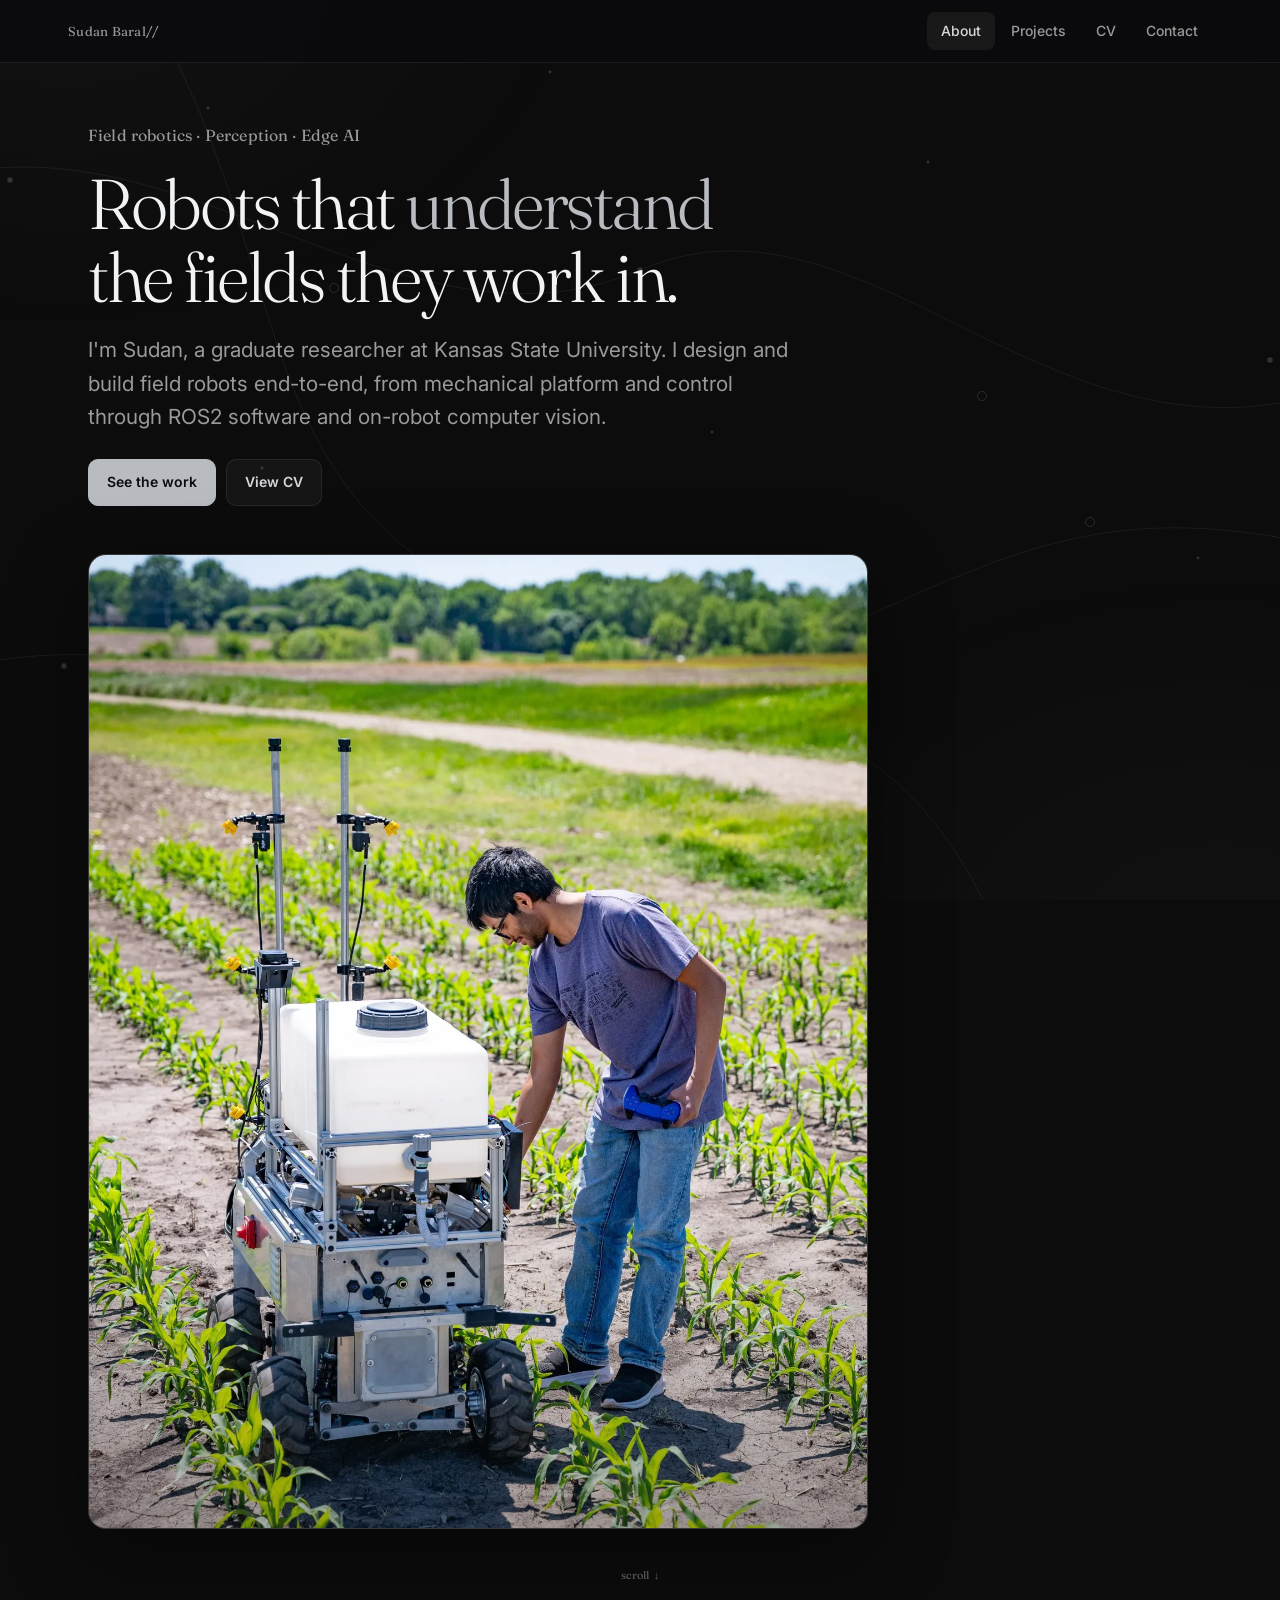
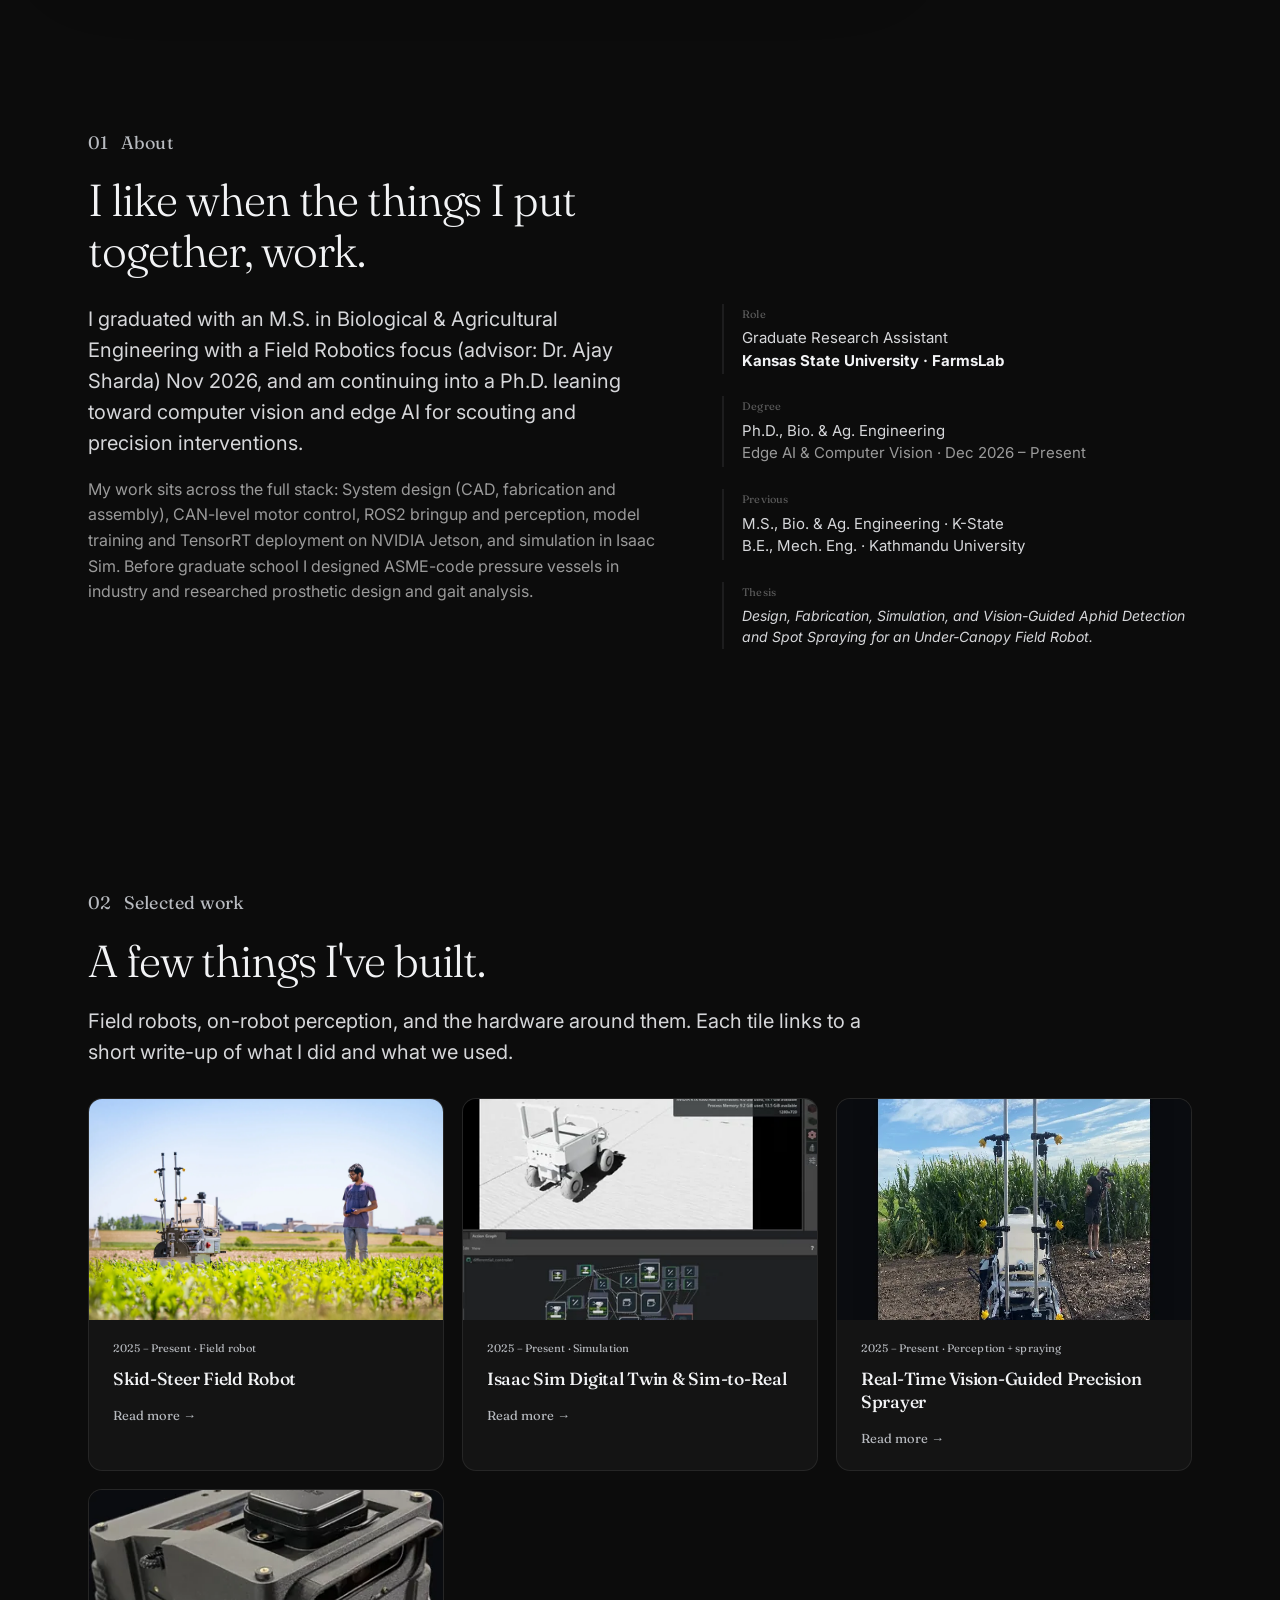
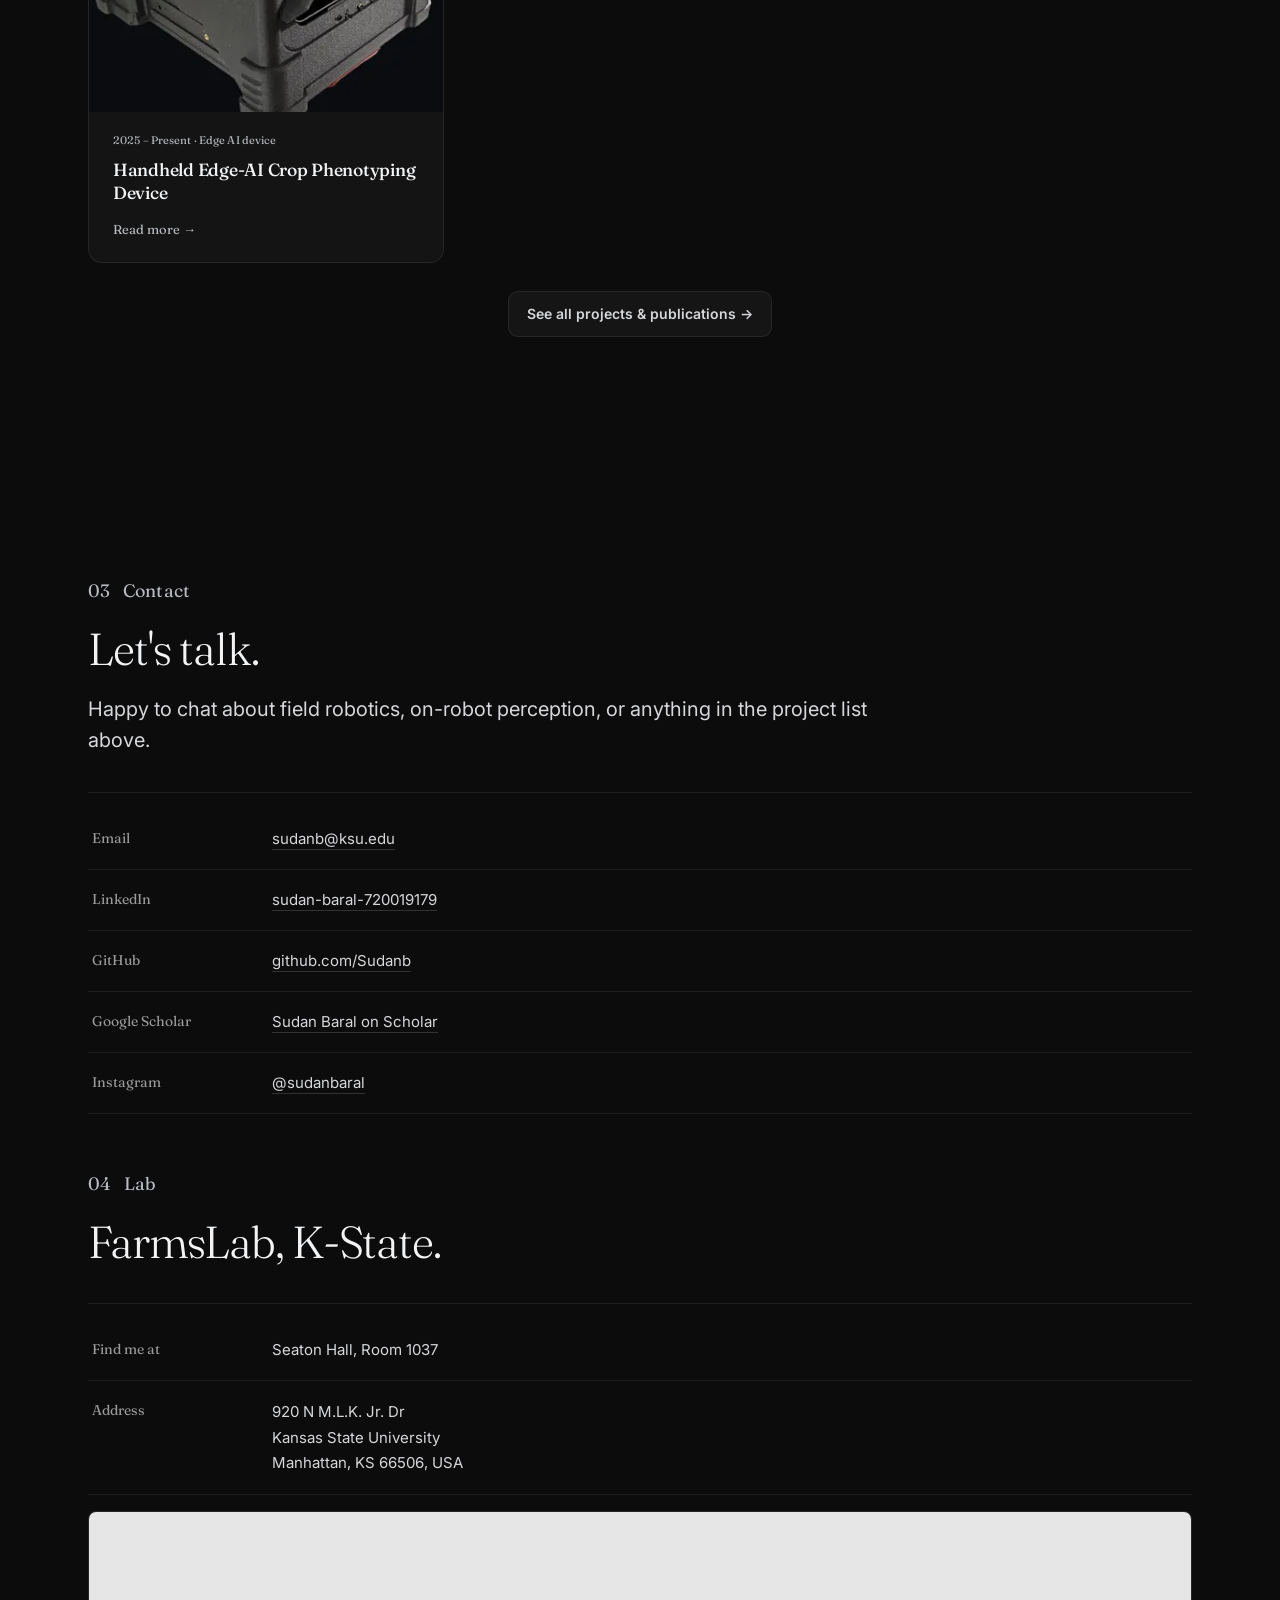
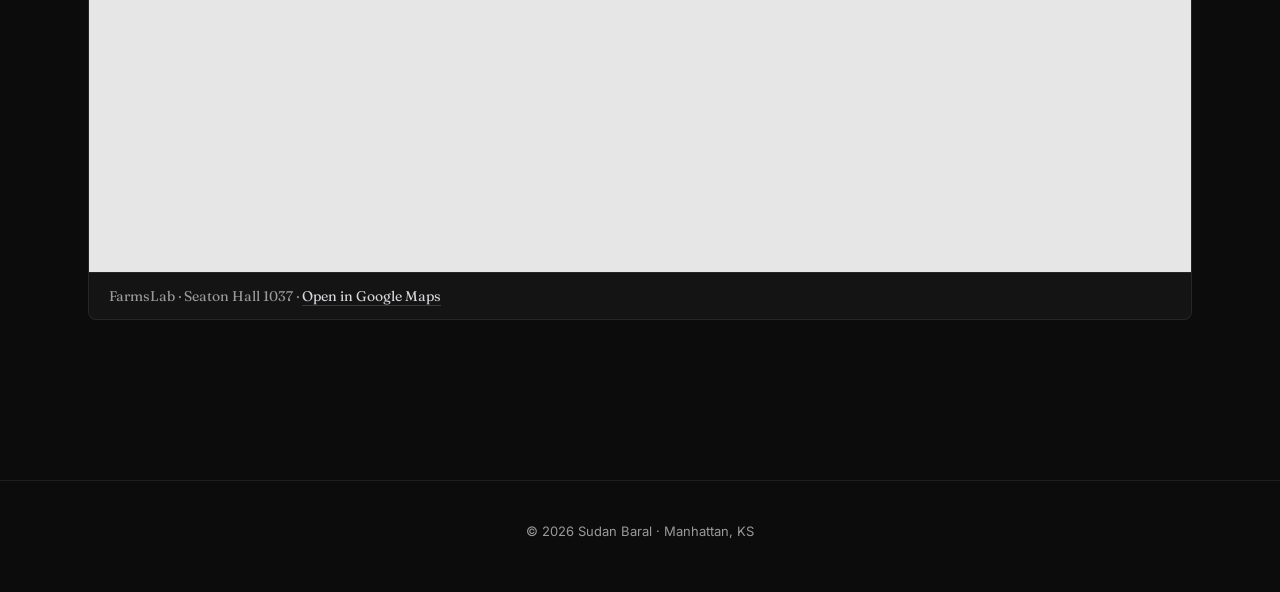
<file: index.html>
<!DOCTYPE html>
<html lang="en">
<head>
<meta charset="utf-8">
<meta name="viewport" content="width=device-width, initial-scale=1">
<title>Sudan Baral — Field Robotics</title>
<meta name="color-scheme" content="dark">
<meta name="description" content="Graduate researcher in field robotics at Kansas State University. Mechanical design, ROS2, computer vision, and edge AI for agriculture.">
<link rel="preconnect" href="https://fonts.googleapis.com">
<link rel="preconnect" href="https://fonts.gstatic.com" crossorigin>
<link href="https://fonts.googleapis.com/css2?family=Fraunces:opsz,wght@9..144,300;9..144,400;9..144,500&family=Geist+Mono:wght@400;500&family=Inter:wght@400;500;600&display=swap" rel="stylesheet">
<link rel="stylesheet" href="assets/styles.css?v=3">
</head>
<body>

<nav class="site-nav">
  <div class="nav-inner">
    <a class="nav-brand" href="#top">Sudan Baral<span class="dot">//</span></a>
    <div class="nav-links">
      <a href="#about"    data-anchor="about"    class="active">About</a>
      <a class="x-nav" href="projects.html">Projects</a>
      <a class="x-nav" href="cv.html">CV</a>
      <a href="#contact"  data-anchor="contact">Contact</a>
    </div>
  </div>
</nav>

<main>

  <!-- ===== HERO ===== -->
  <section class="hero-scene" id="top" data-nav="about">
    <div class="hero-grid">
      <div class="hero-main reveal in">
        <div class="eyebrow">Field robotics · Perception · Edge AI</div>
        <h1>
          Robots that <span class="accent">understand</span><br>
          the fields they work in.
        </h1>
        <p class="hero-sub">
          I'm Sudan, a graduate researcher at Kansas State University.
          I design and build field robots end-to-end, from mechanical platform
          and control through ROS2 software and on-robot computer vision.
        </p>
        <div class="hero-ctas">
          <a class="btn primary" href="#projects">See the work</a>
          <a class="btn secondary x-nav" href="cv.html">View CV</a>
        </div>
      </div>
      <div class="hero-visual reveal in">
        <figure class="hero-portrait">
          <img src="images/landing-hero.webp" alt="Sudan Baral with the field robot" loading="eager" decoding="async">
        </figure>
      </div>
    </div>
    <div class="scroll-hint">scroll &nbsp;&darr;</div>
  </section>

  <div class="divider"></div>

  <!-- ===== ABOUT ===== -->
  <section class="scene" id="about" data-nav="about">
    <div class="reveal">
      <div class="section-kicker">01 &nbsp; About</div>
      <h2 class="display">
        I like when the things I put together, work.
      </h2>
    </div>

    <div class="about-grid" style="margin-top:28px;">
      <div class="reveal">
        <p class="lede">
          I graduated with an M.S. in Biological &amp; Agricultural Engineering
          with a Field Robotics focus (advisor: Dr. Ajay Sharda) Nov 2026, and am
          continuing into a Ph.D. leaning toward computer vision and
          edge AI for scouting and precision interventions.
        </p>
        <p>
          My work sits across the full stack: System design (CAD, fabrication and assembly), CAN-level
          motor control, ROS2 bringup and perception, model training and
          TensorRT deployment on NVIDIA Jetson, and simulation in
          Isaac Sim. Before graduate school I designed ASME-code pressure
          vessels in industry and researched prosthetic design and gait
          analysis.
        </p>
      </div>

      <div class="facts reveal">
        <div class="fact">
          <div class="label">Role</div>
          <div class="value">Graduate Research Assistant<br><strong>Kansas State University · FarmsLab</strong></div>
        </div>
        <div class="fact">
          <div class="label">Degree</div>
          <div class="value">Ph.D., Bio. &amp; Ag. Engineering<br><span class="muted">Edge AI &amp; Computer Vision &middot; Dec 2026 – Present</span></div>
        </div>
        <div class="fact">
          <div class="label">Previous</div>
          <div class="value">M.S., Bio. &amp; Ag. Engineering &middot; K-State<br>B.E., Mech. Eng. &middot; Kathmandu University</div>
        </div>
        <div class="fact">
          <div class="label">Thesis</div>
          <div class="value" style="font-size:14px;"><em>Design, Fabrication, Simulation, and Vision-Guided Aphid Detection and Spot Spraying for an Under-Canopy Field Robot.</em></div>
        </div>
      </div>
    </div>
  </section>

  <div class="divider"></div>

  <!-- ===== PROJECTS PREVIEW ===== -->
  <section class="scene" id="projects" data-nav="about">
    <div class="reveal">
      <div class="section-kicker">02 &nbsp; Selected work</div>
      <h2 class="display">A few things I've built.</h2>
      <p class="lede">
        Field robots, on-robot perception, and the hardware around them. Each
        tile links to a short write-up of what I did and what we used.
      </p>
    </div>

    <div class="proj-tiles reveal">

      <a class="proj-tile x-nav" href="project-skidsteer.html">
        <figure class="pt-media media" data-img="images/skidsteer-hero.webp" data-alt="Skid-steer field robot">
          <div class="placeholder"><div class="label">Project</div><div class="caption">Skid-steer field robot</div><div class="filename">images/skidsteer-hero.webp</div></div>
        </figure>
        <div class="pt-body">
          <div class="pt-kicker">2025 &ndash; Present · Field robot</div>
          <h3>Skid-Steer Field Robot</h3>
          <div class="arrow">Read more &rarr;</div>
        </div>
      </a>

      <a class="proj-tile x-nav" href="project-digital-twin.html">
        <figure class="pt-media media" data-img="images/twin-hero.webp" data-alt="Isaac Sim digital twin">
          <div class="placeholder"><div class="label">Project</div><div class="caption">Isaac Sim digital twin</div><div class="filename">images/twin-hero.webp</div></div>
        </figure>
        <div class="pt-body">
          <div class="pt-kicker">2025 &ndash; Present · Simulation</div>
          <h3>Isaac Sim Digital Twin &amp; Sim-to-Real</h3>
          <div class="arrow">Read more &rarr;</div>
        </div>
      </a>

      <a class="proj-tile x-nav" href="project-aphid-sprayer.html">
        <figure class="pt-media media" data-img="images/aphid-hero.webp" data-alt="Precision sprayer in the field">
          <div class="placeholder"><div class="label">Project</div><div class="caption">Precision sprayer in the field</div><div class="filename">images/aphid-hero.webp</div></div>
        </figure>
        <div class="pt-body">
          <div class="pt-kicker">2025 &ndash; Present · Perception + spraying</div>
          <h3>Real-Time Vision-Guided Precision Sprayer</h3>
          <div class="arrow">Read more &rarr;</div>
        </div>
      </a>

      <a class="proj-tile x-nav" href="project-handheld.html">
        <figure class="pt-media media" data-img="images/handheld-hero.webp" data-alt="Handheld edge-AI scout device">
          <div class="placeholder"><div class="label">Project</div><div class="caption">Handheld edge-AI device</div><div class="filename">images/handheld-hero.webp</div></div>
        </figure>
        <div class="pt-body">
          <div class="pt-kicker">2025 &ndash; Present · Edge AI device</div>
          <h3>Handheld Edge-AI Crop Phenotyping Device</h3>
          <div class="arrow">Read more &rarr;</div>
        </div>
      </a>

    </div>

    <div class="proj-more reveal">
      <a class="btn secondary x-nav" href="projects.html">See all projects &amp; publications &rarr;</a>
    </div>
  </section>

  <div class="divider"></div>

  <!-- ===== CONTACT ===== -->
  <section class="scene" id="contact" data-nav="contact">
    <div class="reveal">
      <div class="section-kicker">03 &nbsp; Contact</div>
      <h2 class="display">Let's talk.</h2>
      <p class="lede">
        Happy to chat about field robotics, on-robot perception, or anything in the project list above.
      </p>
    </div>

    <div class="contact-unit reveal">
      <dl class="contact-list">
        <div class="c-label">Email</div>
        <div class="c-value"><a href="mailto:sudanb@ksu.edu">sudanb@ksu.edu</a></div>

        <div class="c-label">LinkedIn</div>
        <div class="c-value"><a href="https://www.linkedin.com/in/sudan-baral-720019179" target="_blank" rel="noopener">sudan-baral-720019179</a></div>

        <div class="c-label">GitHub</div>
        <div class="c-value"><a href="https://github.com/Sudanb" target="_blank" rel="noopener">github.com/Sudanb</a></div>

        <div class="c-label">Google Scholar</div>
        <div class="c-value"><a href="https://scholar.google.com/citations?user=kGwm5-wAAAAJ&amp;hl=en" target="_blank" rel="noopener">Sudan Baral on Scholar</a></div>

        <div class="c-label">Instagram</div>
        <div class="c-value"><a href="https://www.instagram.com/sudanbaral/" target="_blank" rel="noopener">@sudanbaral</a></div>
      </dl>
    </div>

    <div class="reveal" style="margin-top:56px;">
      <div class="section-kicker">04 &nbsp; Lab</div>
      <h2 class="display">FarmsLab, K-State.</h2>
      <div class="contact-unit">
        <dl class="contact-list">
          <div class="c-label">Find me at</div>
          <div class="c-value">Seaton Hall, Room 1037</div>

          <div class="c-label">Address</div>
          <div class="c-value"><address>920 N M.L.K. Jr. Dr<br>Kansas State University<br>Manhattan, KS 66506, USA</address></div>
        </dl>
      </div>
      <div class="lab-map">
        <iframe title="FarmsLab, Seaton Hall, Kansas State University" loading="lazy" referrerpolicy="no-referrer-when-downgrade"
          src="https://www.google.com/maps?q=Seaton+Hall,+920+N+M.L.K.+Jr.+Dr,+Manhattan,+KS+66506&amp;output=embed"></iframe>
        <div class="cap">FarmsLab &middot; Seaton Hall 1037 &middot; <a href="https://www.google.com/maps/search/?api=1&amp;query=Seaton+Hall+920+N+M.L.K.+Jr.+Dr+Manhattan+KS+66506" target="_blank" rel="noopener">Open in Google Maps</a></div>
      </div>
    </div>
  </section>

</main>

<footer class="site-foot">&copy; <span id="yr"></span> Sudan Baral &middot; Manhattan, KS</footer>
<script>document.getElementById('yr').textContent = new Date().getFullYear();</script>
<script src="assets/scripts.js"></script>
</body>
</html>
</file>
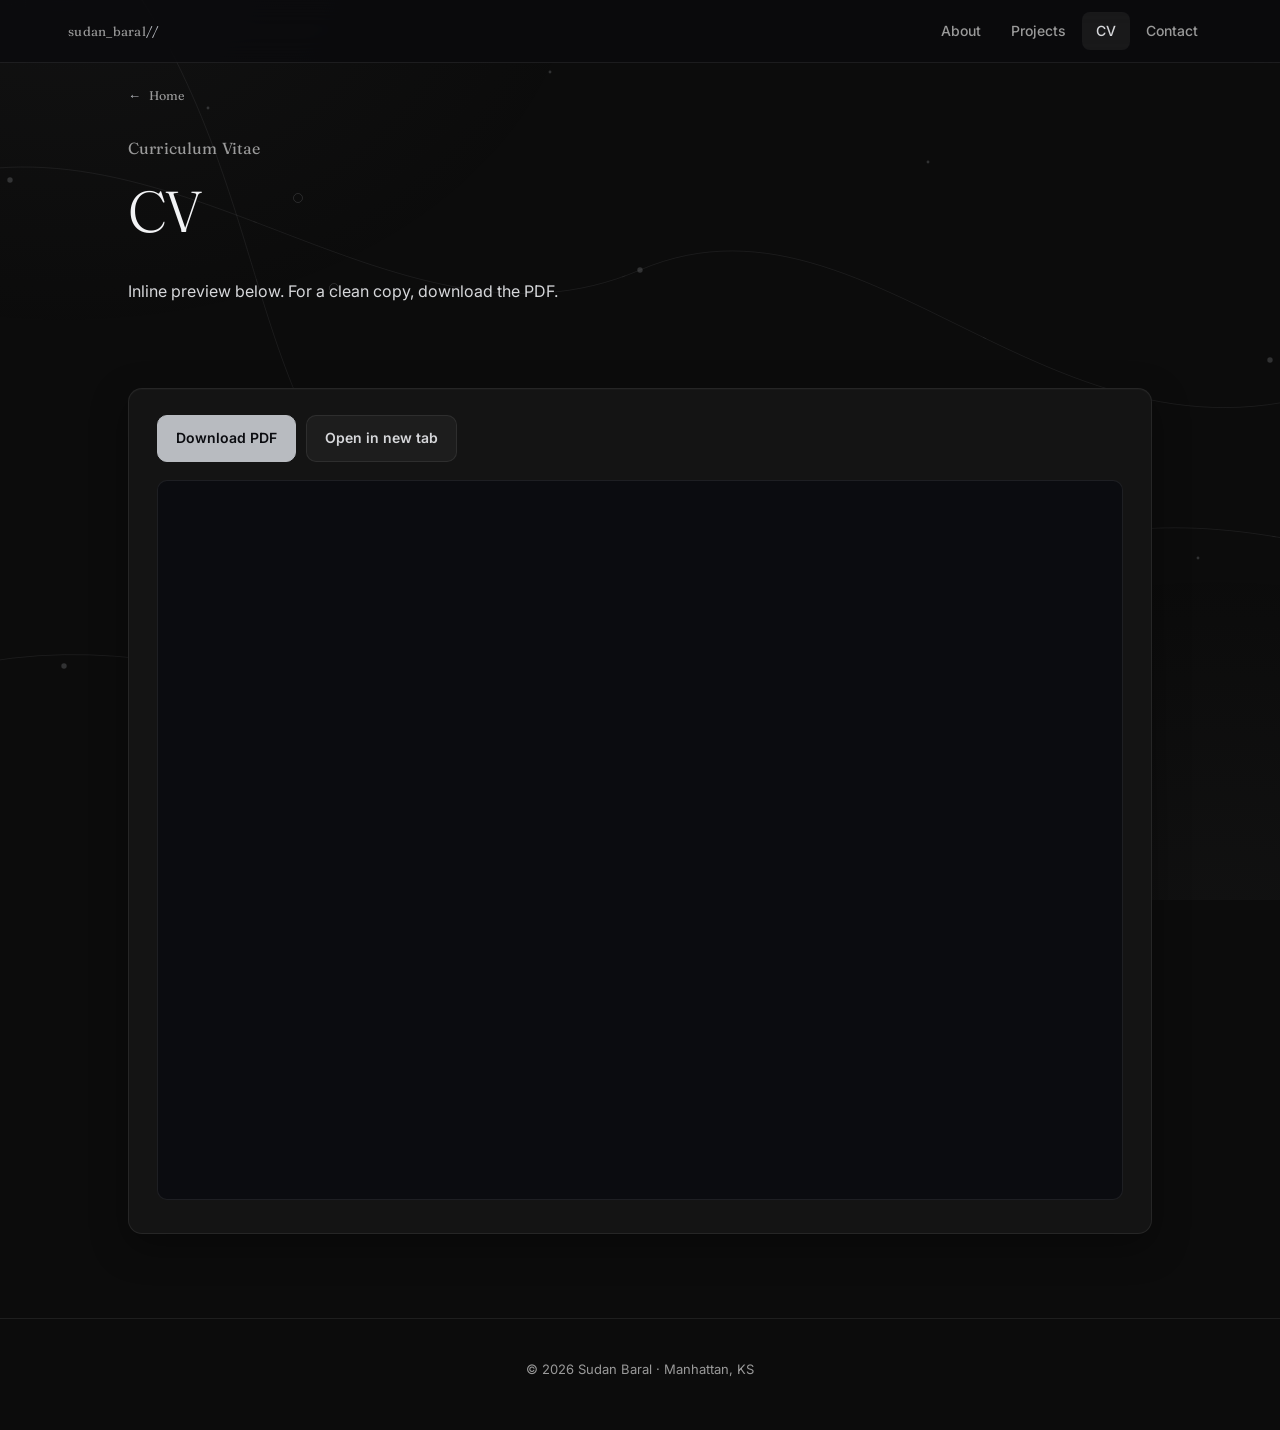
<file: cv.html>
<!DOCTYPE html>
<html lang="en">
<head>
<meta charset="utf-8">
<meta name="viewport" content="width=device-width, initial-scale=1">
<title>CV — Sudan Baral</title>
<meta name="color-scheme" content="dark">
<link rel="preconnect" href="https://fonts.googleapis.com">
<link rel="preconnect" href="https://fonts.gstatic.com" crossorigin>
<link href="https://fonts.googleapis.com/css2?family=Fraunces:opsz,wght@9..144,300;9..144,400;9..144,500&family=Geist+Mono:wght@400;500&family=Inter:wght@400;500;600&display=swap" rel="stylesheet">
<link rel="stylesheet" href="assets/styles.css?v=3">
</head>
<body>

<nav class="site-nav">
  <div class="nav-inner">
    <a class="nav-brand x-nav" href="index.html">sudan_baral<span class="dot">//</span></a>
    <div class="nav-links">
      <a class="x-nav" href="index.html#about">About</a>
      <a class="x-nav" href="projects.html">Projects</a>
      <a class="active" href="cv.html">CV</a>
      <a class="x-nav" href="index.html#contact">Contact</a>
    </div>
  </div>
</nav>

<header class="container hero">
  <div class="eyebrow">Curriculum Vitae</div>
  <h1>CV</h1>
  <p class="lede">Inline preview below. For a clean copy, download the PDF.</p>
</header>

<main class="container">
  <section class="card">
    <div class="cv-actions">
      <a class="btn primary" href="Sudan_Baral_Resume.pdf" download>Download PDF</a>
      <a class="btn secondary" href="Sudan_Baral_Resume.pdf" target="_blank" rel="noopener">Open in new tab</a>
    </div>
    <iframe class="cv" src="Sudan_Baral_Resume.pdf" title="Sudan Baral — Resume"></iframe>
  </section>
</main>

<footer class="site-foot">&copy; <span id="yr"></span> Sudan Baral &middot; Manhattan, KS</footer>
<script>document.getElementById('yr').textContent = new Date().getFullYear();</script>
<script src="assets/scripts.js"></script>
</body>
</html>
</file>
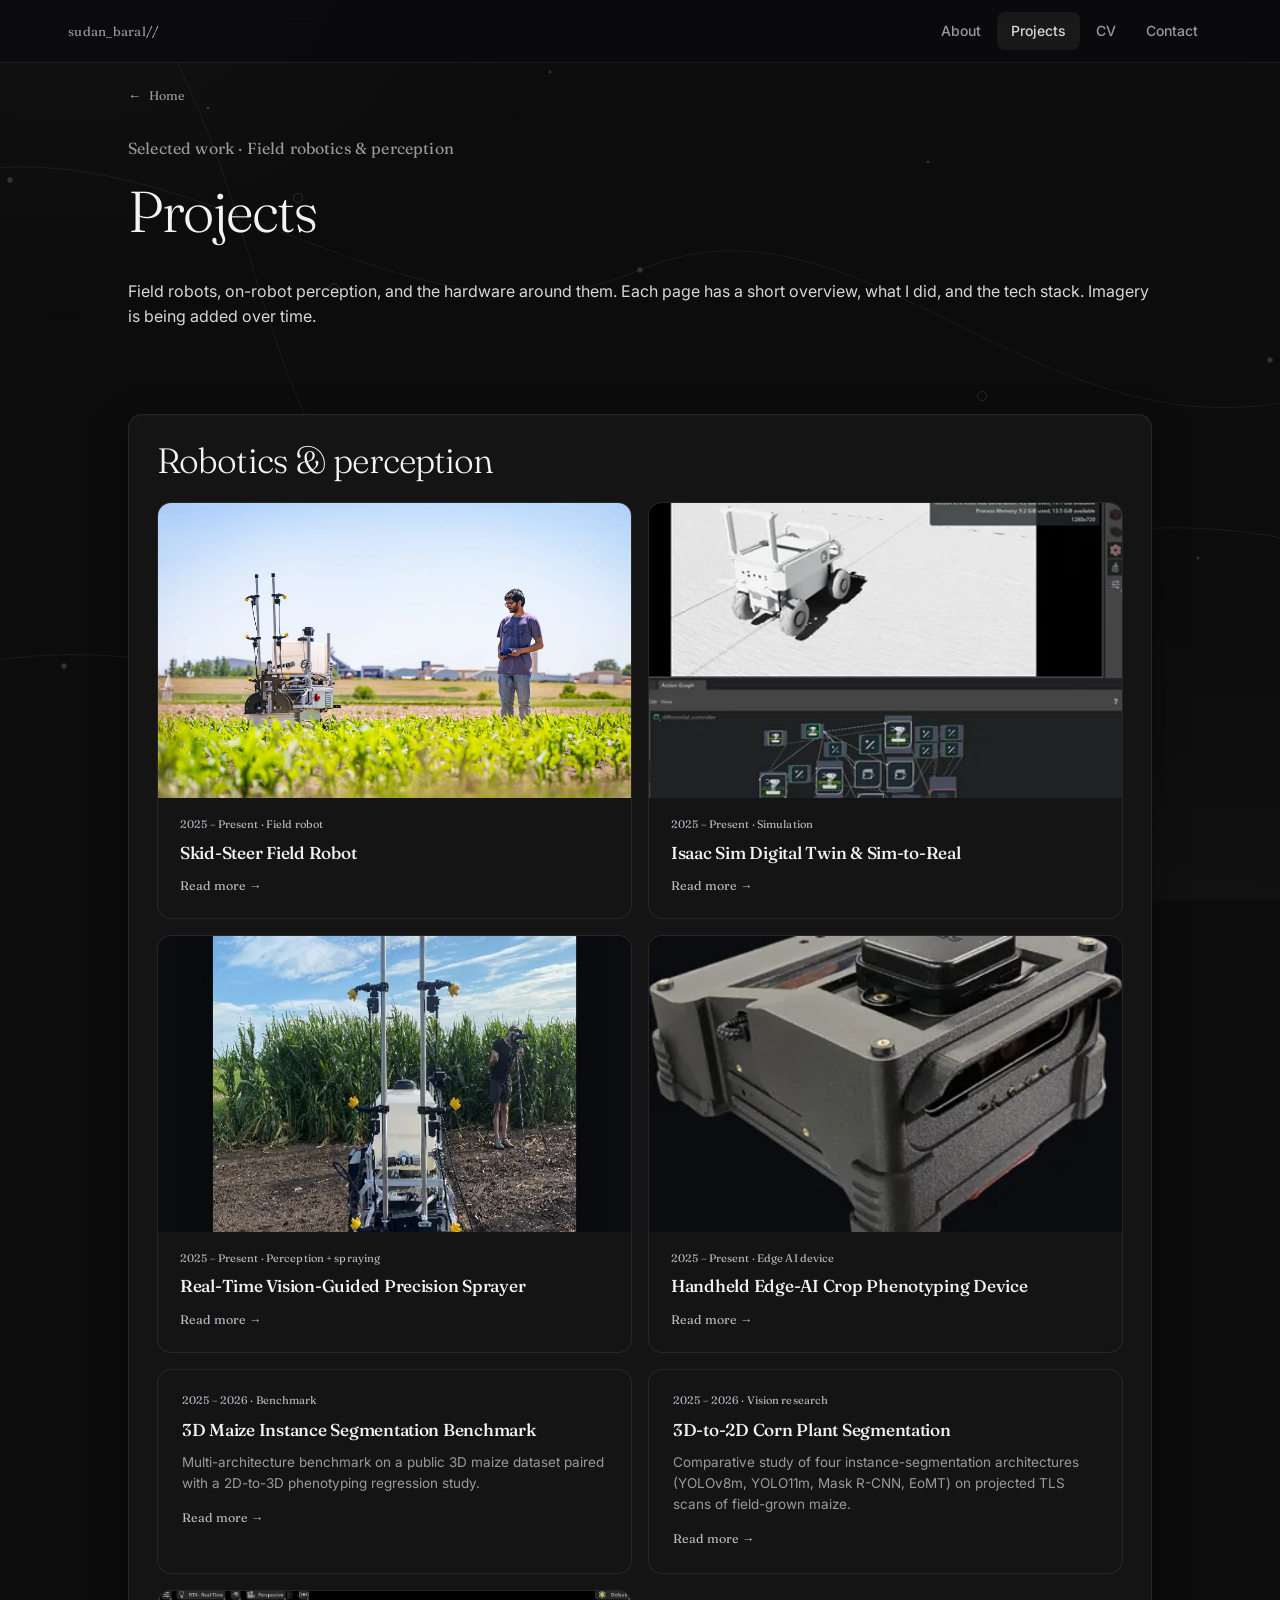
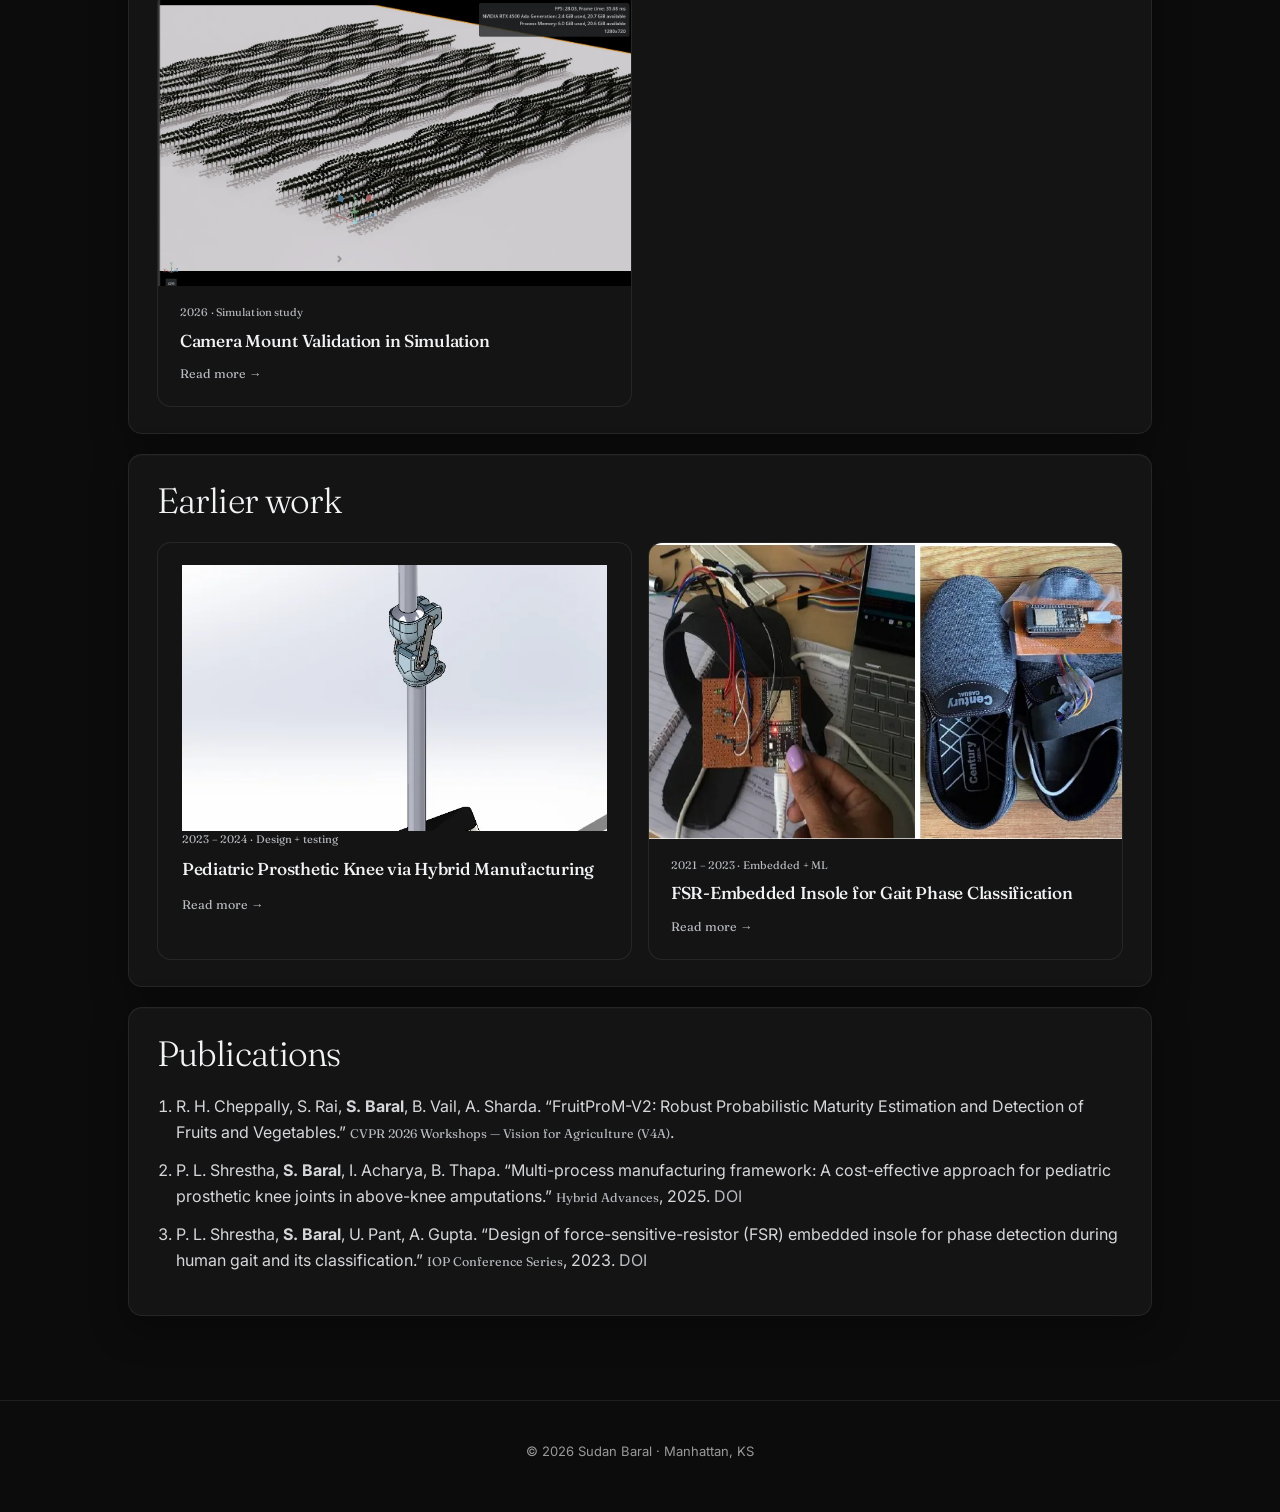
<file: projects.html>
<!DOCTYPE html>
<html lang="en">
<head>
<meta charset="utf-8">
<meta name="viewport" content="width=device-width, initial-scale=1">
<title>Projects — Sudan Baral</title>
<meta name="color-scheme" content="dark">
<link rel="preconnect" href="https://fonts.googleapis.com">
<link rel="preconnect" href="https://fonts.gstatic.com" crossorigin>
<link href="https://fonts.googleapis.com/css2?family=Fraunces:opsz,wght@9..144,300;9..144,400;9..144,500&family=Geist+Mono:wght@400;500&family=Inter:wght@400;500;600&display=swap" rel="stylesheet">
<link rel="stylesheet" href="assets/styles.css?v=3">
</head>
<body>

<nav class="site-nav">
  <div class="nav-inner">
    <a class="nav-brand x-nav" href="index.html">sudan_baral<span class="dot">//</span></a>
    <div class="nav-links">
      <a class="x-nav" href="index.html#about">About</a>
      <a class="active" href="projects.html">Projects</a>
      <a class="x-nav" href="cv.html">CV</a>
      <a class="x-nav" href="index.html#contact">Contact</a>
    </div>
  </div>
</nav>

<header class="container hero">
  <div class="eyebrow">Selected work · Field robotics &amp; perception</div>
  <h1>Projects</h1>
  <p class="lede">
    Field robots, on-robot perception, and the hardware around them. Each page
    has a short overview, what I did, and the tech stack. Imagery is being
    added over time.
  </p>
</header>

<main class="container">

  <section class="card">
    <h2>Robotics &amp; perception</h2>
    <div class="project-grid">

      <a class="project-card x-nav" href="project-skidsteer.html">
        <figure class="pc-media media" data-img="images/skidsteer-hero.webp" data-alt="Skid-steer field robot">
          <div class="placeholder"><div class="label">Project</div><div class="caption">Skid-steer field robot</div><div class="filename">images/skidsteer-hero.webp</div></div>
        </figure>
        <div class="pc-body">
          <div class="pc-kicker">2025 &ndash; Present · Field robot</div>
          <h3>Skid-Steer Field Robot</h3>
          <div class="arrow">Read more &rarr;</div>
        </div>
      </a>

      <a class="project-card x-nav" href="project-digital-twin.html">
        <figure class="pc-media media" data-img="images/twin-hero.webp" data-alt="Isaac Sim digital twin">
          <div class="placeholder"><div class="label">Project</div><div class="caption">Isaac Sim digital twin</div><div class="filename">images/twin-hero.webp</div></div>
        </figure>
        <div class="pc-body">
          <div class="pc-kicker">2025 &ndash; Present · Simulation</div>
          <h3>Isaac Sim Digital Twin &amp; Sim-to-Real</h3>
          <div class="arrow">Read more &rarr;</div>
        </div>
      </a>

      <a class="project-card x-nav" href="project-aphid-sprayer.html">
        <figure class="pc-media media" data-img="images/aphid-hero.webp" data-alt="Precision sprayer in the field">
          <div class="placeholder"><div class="label">Project</div><div class="caption">Precision sprayer in the field</div><div class="filename">images/aphid-hero.webp</div></div>
        </figure>
        <div class="pc-body">
          <div class="pc-kicker">2025 &ndash; Present · Perception + spraying</div>
          <h3>Real-Time Vision-Guided Precision Sprayer</h3>
          <div class="arrow">Read more &rarr;</div>
        </div>
      </a>

      <a class="project-card x-nav" href="project-handheld.html">
        <figure class="pc-media media" data-img="images/handheld-hero.webp" data-alt="Handheld edge-AI scout device">
          <div class="placeholder"><div class="label">Project</div><div class="caption">Handheld edge-AI device</div><div class="filename">images/handheld-hero.webp</div></div>
        </figure>
        <div class="pc-body">
          <div class="pc-kicker">2025 &ndash; Present · Edge AI device</div>
          <h3>Handheld Edge-AI Crop Phenotyping Device</h3>
          <div class="arrow">Read more &rarr;</div>
        </div>
      </a>

      <a class="project-card text-only x-nav" href="project-maize-segmentation.html">
        <div class="pc-body">
          <div class="pc-kicker">2025 &ndash; 2026 · Benchmark</div>
          <h3>3D Maize Instance Segmentation Benchmark</h3>
          <p class="pc-blurb">Multi-architecture benchmark on a public 3D maize dataset paired with a 2D-to-3D phenotyping regression study.</p>
          <div class="arrow">Read more &rarr;</div>
        </div>
      </a>

      <a class="project-card text-only x-nav" href="project-corn-segmentation.html">
        <div class="pc-body">
          <div class="pc-kicker">2025 &ndash; 2026 · Vision research</div>
          <h3>3D-to-2D Corn Plant Segmentation</h3>
          <p class="pc-blurb">Comparative study of four instance-segmentation architectures (YOLOv8m, YOLO11m, Mask R-CNN, EoMT) on projected TLS scans of field-grown maize.</p>
          <div class="arrow">Read more &rarr;</div>
        </div>
      </a>

      <a class="project-card x-nav" href="project-camera-sweep.html">
        <figure class="pc-media media" data-img="images/sweep-hero.webp" data-alt="Simulated camera sweep">
          <div class="placeholder"><div class="label">Project</div><div class="caption">Simulated camera sweep</div><div class="filename">images/sweep-hero.webp</div></div>
        </figure>
        <div class="pc-body">
          <div class="pc-kicker">2026 · Simulation study</div>
          <h3>Camera Mount Validation in Simulation</h3>
          <div class="arrow">Read more &rarr;</div>
        </div>
      </a>

    </div>
  </section>

  <section class="card">
    <h2>Earlier work</h2>
    <div class="project-grid">

      <a class="project-card text-only x-nav" href="project-prosthetic-knee.html">
        <figure class="pc-media media" data-img="images/knee-4.webp" data-alt="Prosthetic Knee">
          <div class="placeholder"><div class="label">Project</div><div class="caption">Prosthetic Knee for Toddlers</div><div class="filename">images/knee-4.webp</div></div>
        </figure>
        <div class="pc-body">
          <div class="pc-kicker">2023 &ndash; 2024 · Design + testing</div>
          <h3>Pediatric Prosthetic Knee via Hybrid Manufacturing</h3>
          <div class="arrow">Read more &rarr;</div>
        </div>
      </a>

      <a class="project-card x-nav" href="project-fsr-insole.html">
        <figure class="pc-media media" data-img="images/insole-hero.webp" data-alt="FSR insole">
          <div class="placeholder"><div class="label">Project</div><div class="caption">FSR-embedded insole</div><div class="filename">images/insole-hero.webp</div></div>
        </figure>
        <div class="pc-body">
          <div class="pc-kicker">2021 &ndash; 2023 · Embedded + ML</div>
          <h3>FSR-Embedded Insole for Gait Phase Classification</h3>
          <div class="arrow">Read more &rarr;</div>
        </div>
      </a>

    </div>
  </section>

  <section class="card">
    <h2>Publications</h2>
    <ol class="pubs">
      <li>
        R. H. Cheppally, S. Rai, <strong>S. Baral</strong>, B. Vail, A. Sharda.
        &ldquo;FruitProM-V2: Robust Probabilistic Maturity Estimation and
        Detection of Fruits and Vegetables.&rdquo;
        <span class="venue">CVPR 2026 Workshops &mdash; Vision for Agriculture (V4A)</span>.
      </li>
      <li>
        P. L. Shrestha, <strong>S. Baral</strong>, I. Acharya, B. Thapa.
        &ldquo;Multi-process manufacturing framework: A cost-effective approach
        for pediatric prosthetic knee joints in above-knee amputations.&rdquo;
        <span class="venue">Hybrid Advances</span>, 2025.
        <a href="https://doi.org/10.1016/j.hybadv.2025.100450" target="_blank" rel="noopener">DOI</a>
      </li>
      <li>
        P. L. Shrestha, <strong>S. Baral</strong>, U. Pant, A. Gupta.
        &ldquo;Design of force-sensitive-resistor (FSR) embedded insole for
        phase detection during human gait and its classification.&rdquo;
        <span class="venue">IOP Conference Series</span>, 2023.
        <a href="https://doi.org/10.1088/1757-899X/1314/1/012008" target="_blank" rel="noopener">DOI</a>
      </li>
    </ol>
  </section>

</main>

<footer class="site-foot">&copy; <span id="yr"></span> Sudan Baral &middot; Manhattan, KS</footer>
<script>document.getElementById('yr').textContent = new Date().getFullYear();</script>
<script src="assets/scripts.js"></script>
</body>
</html>
</file>
<file: assets/styles.css>
/* ------------------------------------------------------------------
   Sudan Baral — personal site
   Dark theme; scroll-driven landing; subtle robotics-trajectory bg.
------------------------------------------------------------------- */

:root {
  --bg: #0c0c0c;
  --bg-elev: #111111;
  --surface: #141414;
  --surface-alt: #1a1a19;
  --border: rgba(250, 249, 247, 0.08);
  --border-strong: rgba(250, 249, 247, 0.16);
  --text: #d6d7da;
  --text-strong: #f2f3f5;
  --muted: #9a9a9a;
  --muted-2: #5c5c5c;
  --accent: #b8bbc0;
  --accent-dim: rgba(184, 187, 192, 0.10);
  --serif: 'Fraunces', 'Iowan Old Style', Georgia, serif;
  --sans: 'Inter', system-ui, -apple-system, 'Segoe UI', Roboto, Arial, sans-serif;
  --mono: 'Fraunces', 'Iowan Old Style', Georgia, serif;
  --code: 'Geist Mono', ui-monospace, 'SF Mono', Menlo, Consolas, monospace;
}

* { box-sizing: border-box; }
html, body { height: 100%; }

html { scroll-behavior: smooth; }

body {
  margin: 0;
  font-family: var(--sans);
  font-size: 16px;
  line-height: 1.6;
  color: var(--text);
  background-color: var(--bg);
  overflow-x: hidden;
  transition: opacity 0.18s ease;
}
body.page-out { opacity: 0; }

/* Soft directional wash */
body::before {
  content: "";
  position: fixed;
  inset: 0;
  z-index: 0;
  pointer-events: none;
  background:
    radial-gradient(70vmax 50vmax at 5% -5%, rgba(184, 187, 192, 0.04), transparent 60%),
    radial-gradient(70vmax 50vmax at 95% 105%, rgba(184, 187, 192, 0.035), transparent 60%);
}

/* Robotics trajectory layer — injected by scripts.js */
.bg-trajectories {
  position: fixed;
  inset: 0;
  z-index: 1;
  pointer-events: none;
  opacity: 0.55;
  will-change: transform;
  animation: trajDrift 90s ease-in-out infinite alternate;
}
.bg-trajectories svg { width: 100%; height: 100%; display: block; }
.bg-trajectories path { fill: none; stroke: var(--accent); stroke-width: 1; opacity: 0.18; }
.bg-trajectories .waypoint { fill: var(--accent); opacity: 0.4; }
.bg-trajectories .waypoint.hollow { fill: none; stroke: var(--accent); stroke-width: 1; opacity: 0.35; }
.bg-trajectories .flow {
  stroke: var(--accent);
  stroke-width: 1.4;
  stroke-dasharray: 4 420;
  opacity: 0.6;
  animation: trajFlow 14s linear infinite;
}
.bg-trajectories .flow.b { animation-duration: 18s; animation-delay: -4s; stroke-dasharray: 4 520; }
.bg-trajectories .flow.c { animation-duration: 22s; animation-delay: -9s; stroke-dasharray: 4 380; }

@keyframes trajDrift {
  0%   { transform: translate3d(0, 0, 0); }
  100% { transform: translate3d(1.2vw, -0.8vh, 0); }
}
@keyframes trajFlow {
  from { stroke-dashoffset: 0; }
  to   { stroke-dashoffset: -424; }
}

@media (prefers-reduced-motion: reduce) {
  html { scroll-behavior: auto; }
  body { transition: none !important; opacity: 1 !important; }
  .bg-trajectories { animation: none; }
  .bg-trajectories .flow { animation: none; stroke-dasharray: none; opacity: 0.25; }
}

/* ---------- Layout ---------- */
.container {
  max-width: 1080px;
  margin: 0 auto;
  padding: 24px 28px;
  position: relative;
  z-index: 3;
}
.container.narrow { max-width: 820px; }

header, footer, main, section { position: relative; z-index: 2; }

/* ---------- Navigation ---------- */
nav.site-nav {
  position: sticky;
  top: 0;
  z-index: 50;
  background: rgba(10, 11, 13, 0.72);
  backdrop-filter: saturate(140%) blur(14px);
  -webkit-backdrop-filter: saturate(140%) blur(14px);
  border-bottom: 1px solid var(--border);
}
.nav-inner {
  max-width: 1200px;
  margin: 0 auto;
  padding: 12px 28px;
  display: flex;
  align-items: center;
  justify-content: space-between;
  gap: 18px;
}
.nav-brand {
  font-family: var(--mono);
  font-size: 13px;
  letter-spacing: 0.02em;
  color: var(--muted);
  text-decoration: none;
}
.nav-brand .dot { color: var(--accent); }
.nav-brand:hover { color: var(--text); }
.nav-links { display: flex; gap: 2px; flex-wrap: wrap; }
.nav-links a {
  padding: 8px 14px;
  border-radius: 8px;
  color: var(--muted);
  text-decoration: none;
  font-size: 14px;
  font-weight: 500;
  transition: color 0.12s ease, background 0.12s ease;
}
.nav-links a:hover  { color: var(--text); background: rgba(255, 255, 255, 0.04); }
.nav-links a.active { color: var(--text); background: rgba(255, 255, 255, 0.06); }

/* ---------- Back bar (sub-pages) ---------- */
.back-bar {
  position: relative;
  z-index: 3;
  max-width: 1080px;
  margin: 0 auto;
  padding: 16px 28px 0;
}
.back-bar a {
  display: inline-flex;
  align-items: center;
  gap: 8px;
  padding: 6px 12px 6px 8px;
  margin-left: -8px;
  color: var(--muted);
  font-family: var(--mono);
  font-size: 12.5px;
  text-decoration: none;
  border-radius: 8px;
  transition: color 0.14s ease, background 0.14s ease, transform 0.08s ease;
}
.back-bar a:hover {
  color: var(--text);
  background: rgba(255, 255, 255, 0.04);
  text-decoration: none;
}
.back-bar a:active { transform: translateX(-2px); }
.back-bar a .arrow { font-size: 13px; color: var(--accent); }

/* ---------- Buttons ---------- */
.btn {
  display: inline-block;
  padding: 11px 18px;
  border-radius: 10px;
  border: 1px solid var(--border);
  text-decoration: none;
  font-weight: 600;
  font-size: 14px;
  cursor: pointer;
  transition: background 0.14s ease, border-color 0.14s ease, transform 0.08s ease;
}
.btn:active { transform: translateY(1px); }
.btn.primary {
  background: var(--accent);
  color: #0b0c10;
  border-color: var(--accent);
}
.btn.primary:hover { background: color-mix(in oklab, var(--accent) 88%, white); text-decoration: none; }
.btn.secondary {
  background: rgba(255, 255, 255, 0.04);
  color: var(--text);
}
.btn.secondary:hover { background: rgba(255, 255, 255, 0.08); border-color: var(--border-strong); text-decoration: none; }
.btn.ghost {
  background: transparent;
  color: var(--muted);
  border-color: transparent;
}
.btn.ghost:hover { color: var(--text); background: rgba(255, 255, 255, 0.04); }

/* ---------- Typography ---------- */
h1, h2, h3, h4 {
  font-family: var(--serif);
  color: var(--text-strong);
  letter-spacing: -0.025em;
  margin: 0 0 0.6em;
  font-weight: 300;
  line-height: 1.12;
}
h3, h4 { font-weight: 500; letter-spacing: -0.015em; }
h1 { font-size: clamp(2.4rem, 5vw, 3.6rem); }
h2 { font-size: clamp(1.6rem, 3vw, 2.2rem); margin-top: 0; }
h3 { font-size: 1.25rem; }
p { margin: 0 0 1em; }

.muted  { color: var(--muted); }
.mono   { font-family: var(--mono); font-size: 0.9em; }
.eyebrow {
  font-family: var(--serif);
  font-size: 16px;
  letter-spacing: 0.01em;
  color: var(--muted);
  margin-bottom: 18px;
}

a { color: var(--accent); text-decoration: none; }
a:hover { text-decoration: underline; }

code {
  font-family: var(--code);
  font-size: 0.88em;
  background: var(--bg-elev);
  border: 1px solid var(--border);
  padding: 1px 6px;
  border-radius: 4px;
  color: #c8d2e0;
}

ul { padding-left: 1.2em; margin: 0 0 1em; }
li { margin-bottom: 0.4em; }

/* ---------- Cards (used on sub-pages) ---------- */
.card {
  background: var(--surface);
  border: 1px solid var(--border);
  border-radius: 14px;
  padding: 26px 28px;
  margin: 20px 0;
  box-shadow: 0 1px 0 rgba(255, 255, 255, 0.02) inset,
              0 12px 36px rgba(0, 0, 0, 0.35);
}
.card.compact { padding: 18px 22px; }
.card h2:first-child, .card h3:first-child { margin-top: 0; }

/* ---------- Landing page sections ---------- */
section.scene {
  padding: 120px 28px;
  max-width: 1160px;
  margin: 0 auto;
}
section.scene:first-of-type { padding-top: 60px; }

section.scene .inner { max-width: 880px; margin: 0 auto; }

section.scene .section-kicker {
  font-family: var(--serif);
  font-weight: 400;
  font-size: 18px;
  letter-spacing: 0.01em;
  color: var(--accent);
  margin-bottom: 18px;
}
section.scene h2.display {
  font-size: clamp(2rem, 4vw, 2.8rem);
  margin-bottom: 20px;
  max-width: 24ch;
}
section.scene p.lede {
  font-size: clamp(1.1rem, 1.6vw, 1.25rem);
  color: var(--text);
  line-height: 1.55;
  max-width: 62ch;
  margin-bottom: 18px;
}
section.scene p { color: var(--muted); font-size: 16px; }

section.divider {
  height: 1px;
  background: linear-gradient(90deg, transparent, var(--border-strong), transparent);
  max-width: 1160px;
  margin: 0 auto;
}

/* ---------- Hero scene ---------- */
section.hero-scene {
  min-height: 92vh;
  display: flex;
  align-items: center;
  padding: 60px 28px 80px;
  max-width: 1160px;
  margin: 0 auto;
}
.hero-grid {
  display: grid;
  grid-template-columns: 1fr;
  gap: 48px;
  width: 100%;
}
.hero-grid .hero-main { max-width: 760px; }

.hero-visual { display: flex; justify-content: flex-start; }
.hero-portrait {
  margin: 0;
  width: 100%;
  max-width: 780px;
  aspect-ratio: 4 / 5;
  border-radius: 18px;
  overflow: hidden;
  border: 1px solid var(--border-strong);
  background: var(--bg-elev);
  box-shadow: 0 24px 80px rgba(0, 0, 0, 0.45),
              0 0 0 1px rgba(184, 187, 192, 0.04) inset;
  position: relative;
}
.hero-portrait::after {
  content: "";
  position: absolute;
  inset: 0;
  background: linear-gradient(180deg, transparent 65%, rgba(10, 11, 13, 0.3) 100%);
  pointer-events: none;
}
.hero-portrait img {
  width: 100%;
  height: 100%;
  object-fit: cover;
  object-position: center 35%;
  display: block;
}
.hero-grid .hero-main h1 {
  font-size: clamp(2.6rem, 6vw, 4.4rem);
  line-height: 1.04;
  letter-spacing: -0.035em;
  font-weight: 300;
  margin: 0 0 20px;
  color: var(--text-strong);
}
.hero-grid .hero-main h1 .accent { color: var(--accent); }
.hero-grid .hero-main .hero-sub {
  font-size: clamp(1.1rem, 1.7vw, 1.3rem);
  color: var(--muted);
  max-width: 54ch;
  margin-bottom: 26px;
}
.hero-grid .hero-ctas { display: flex; gap: 10px; flex-wrap: wrap; }
.hero-meta {
  display: flex; gap: 20px; flex-wrap: wrap;
  margin-top: 36px;
  color: var(--muted);
  font-family: var(--mono);
  font-size: 12px;
  letter-spacing: 0.01em;
}
.hero-meta span { display: inline-flex; align-items: center; gap: 8px; }
.hero-meta .dot { width: 6px; height: 6px; border-radius: 50%; background: var(--accent); display: inline-block; }

.scroll-hint {
  position: absolute;
  bottom: 24px;
  left: 50%;
  transform: translateX(-50%);
  color: var(--muted-2);
  font-family: var(--mono);
  font-size: 11px;
  letter-spacing: 0.01em;
  animation: scrollHint 2.4s ease-in-out infinite;
}
@keyframes scrollHint {
  0%, 100% { transform: translate(-50%, 0); opacity: 0.6; }
  50%      { transform: translate(-50%, 6px); opacity: 1; }
}

/* ---------- About scene (two-column) ---------- */
.about-grid {
  display: grid;
  grid-template-columns: 1.1fr 0.9fr;
  gap: 60px;
  align-items: start;
}
.about-grid .facts {
  display: flex; flex-direction: column; gap: 22px;
}
.fact {
  border-left: 2px solid var(--accent-dim);
  padding: 2px 0 2px 18px;
}
.fact .label {
  font-family: var(--mono);
  font-size: 11px;
  letter-spacing: 0.01em;
  color: var(--muted-2);
  margin-bottom: 4px;
}
.fact .value { color: var(--text); font-size: 15px; line-height: 1.5; }
.fact .value strong { color: var(--text-strong); }

/* ---------- Projects scene (preview tiles) ---------- */
.proj-tiles {
  display: grid;
  grid-template-columns: repeat(auto-fit, minmax(300px, 1fr));
  gap: 18px;
  margin-top: 30px;
}
.proj-tile {
  display: flex;
  flex-direction: column;
  background: var(--surface);
  border: 1px solid var(--border);
  border-radius: 14px;
  padding: 0;
  overflow: hidden;
  color: var(--text);
  text-decoration: none;
  transition: border-color 0.18s ease, transform 0.18s ease, background 0.18s ease;
}
.proj-tile:hover {
  border-color: var(--border-strong);
  background: var(--surface-alt);
  transform: translateY(-3px);
  text-decoration: none;
}
.proj-tile .pt-media {
  margin: 0;
  width: 100%;
  aspect-ratio: 16 / 10;
  border-radius: 0;
  border: none;
  overflow: hidden;
  background: var(--bg-elev);
  position: relative;
  height: auto;
}
.proj-tile .pt-media img {
  width: 100%; height: 100%;
  object-fit: cover;
  display: block;
  transition: transform 0.4s ease;
}
.proj-tile:hover .pt-media img { transform: scale(1.03); }
.proj-tile .pt-body {
  padding: 20px 24px 22px;
  display: flex;
  flex-direction: column;
  gap: 10px;
}
.proj-tile .pt-kicker {
  font-family: var(--mono);
  font-size: 11px;
  letter-spacing: 0.01em;
  color: var(--accent);
}
.proj-tile h3 {
  margin: 0;
  font-size: 1.1rem;
  color: var(--text-strong);
  line-height: 1.3;
}
.proj-tile .arrow {
  color: var(--accent);
  font-size: 13px;
  font-family: var(--mono);
  margin-top: 4px;
}

.proj-more {
  display: flex; justify-content: center;
  margin-top: 28px;
}

/* ---------- Contact scene ---------- */
/* ---------- Contact: single unit, flat rows ---------- */
.contact-unit {
  margin-top: 36px;
  border-top: 1px solid var(--border);
}
.contact-list {
  display: grid;
  grid-template-columns: minmax(140px, 180px) 1fr;
  gap: 0;
}
.contact-list .c-label,
.contact-list .c-value {
  padding: 18px 4px;
  border-bottom: 1px solid var(--border);
  font-size: 15px;
}
.contact-list .c-label {
  font-family: var(--serif);
  color: var(--muted);
  font-size: 14px;
  letter-spacing: 0;
}
.contact-list .c-value { color: var(--text); word-break: break-word; }
.contact-list .c-value a { color: var(--text); border-bottom: 1px solid var(--border-strong); padding-bottom: 1px; }
.contact-list .c-value a:hover { color: var(--text-strong); border-color: var(--text-strong); text-decoration: none; }
.contact-list .c-value address { font-style: normal; line-height: 1.7; }
@media (max-width: 640px) {
  .contact-list { grid-template-columns: 1fr; }
  .contact-list .c-label { padding-bottom: 4px; border-bottom: 0; }
  .contact-list .c-value { padding-top: 6px; }
}


/* ---------- Reveal-on-scroll ---------- */
.reveal {
  opacity: 0;
  transform: translateY(14px);
  transition: opacity 0.6s ease, transform 0.6s ease;
}
.reveal.in { opacity: 1; transform: none; }
@media (prefers-reduced-motion: reduce) {
  .reveal { opacity: 1 !important; transform: none !important; transition: none !important; }
}

/* ---------- Project header (sub-pages) ---------- */
.proj-head { padding: 32px 0 8px; }
.proj-head .kicker {
  font-family: var(--mono);
  font-size: 12px;
  letter-spacing: 0.01em;
  color: var(--accent);
  margin-bottom: 10px;
}
.proj-head h1 { font-size: clamp(1.9rem, 3.8vw, 2.6rem); margin-bottom: 12px; }
.proj-head .proj-meta {
  display: flex; gap: 14px; flex-wrap: wrap;
  color: var(--muted);
  font-family: var(--mono);
  font-size: 12.5px;
  margin-bottom: 20px;
}
.proj-head .proj-meta span + span::before {
  content: "·"; margin-right: 12px; color: var(--border-strong);
}

/* ---------- Tech stack chips ---------- */
.chips { display: flex; flex-wrap: wrap; gap: 6px; margin: 8px 0 4px; }
.chip {
  display: inline-block;
  padding: 4px 11px;
  border: 1px solid var(--border-strong);
  border-radius: 999px;
  background: rgba(255, 255, 255, 0.025);
  color: var(--muted);
  font-family: var(--mono);
  font-size: 11.5px;
  letter-spacing: 0.01em;
}
.chip.accent {
  color: var(--accent);
  border-color: var(--accent-dim);
  background: var(--accent-dim);
}

/* ---------- Media / gallery / placeholders ---------- */
.hero-media .media {
  height: 460px;
  border-radius: 14px;
  overflow: hidden;
  background:
    linear-gradient(135deg, rgba(184, 187, 192, 0.04), transparent 70%),
    var(--bg-elev);
  border: 1px solid var(--border);
  display: flex;
  align-items: center;
  justify-content: center;
}
.hero-media .media img { object-fit: contain; max-height: 460px; }
.gallery {
  display: grid;
  grid-template-columns: repeat(auto-fill, minmax(230px, 1fr));
  gap: 12px;
}
.gallery .media {
  height: 180px;
  border-radius: 10px;
  overflow: hidden;
  background: var(--bg-elev);
  border: 1px solid var(--border);
  position: relative;
}
.media img { width: 100%; height: 100%; object-fit: cover; display: block; }
.media.contain img { object-fit: contain; padding: 10px; background: #0b0d12; }

/* ---------- Video ---------- */
.video-media {
  margin: 0 auto;
  width: 100%;
  max-width: 440px;
  border-radius: 12px;
  overflow: hidden;
  background: var(--bg-elev);
  border: 1px solid var(--border);
  box-shadow: 0 12px 36px rgba(0, 0, 0, 0.35);
}
.video-media video { width: 100%; height: auto; display: block; }
.video-media.landscape { max-width: 820px; }
.media .placeholder {
  width: 100%; height: 100%;
  display: flex; flex-direction: column;
  align-items: center; justify-content: center;
  padding: 16px;
  text-align: center;
  background:
    linear-gradient(135deg, rgba(184, 187, 192, 0.04), transparent 60%),
    repeating-linear-gradient(135deg, transparent 0 14px, rgba(255, 255, 255, 0.025) 14px 15px);
  color: var(--muted);
  gap: 8px;
}
.media .placeholder .label {
  font-family: var(--mono);
  font-size: 11px;
  letter-spacing: 0.01em;
  color: var(--accent);
}
.media .placeholder .filename {
  font-family: var(--mono);
  font-size: 11.5px;
  color: var(--muted);
  word-break: break-all;
}
.media .placeholder .caption {
  font-size: 13px;
  color: var(--text);
  opacity: 0.85;
  line-height: 1.4;
}

/* ---------- Project index cards (projects.html) ---------- */
.project-grid {
  display: grid;
  grid-template-columns: repeat(auto-fill, minmax(320px, 1fr));
  gap: 16px;
  margin-top: 12px;
}
.project-card {
  display: flex;
  flex-direction: column;
  background: var(--surface);
  border: 1px solid var(--border);
  border-radius: 14px;
  padding: 0;
  overflow: hidden;
  color: var(--text);
  text-decoration: none;
  transition: border-color 0.16s ease, transform 0.16s ease, background 0.16s ease;
}
.project-card:hover {
  border-color: var(--border-strong);
  background: var(--surface-alt);
  transform: translateY(-3px);
  text-decoration: none;
}
.project-card .pc-media {
  margin: 0;
  width: 100%;
  aspect-ratio: 16 / 10;
  border-radius: 0;
  border: none;
  overflow: hidden;
  background: var(--bg-elev);
  position: relative;
  height: auto;
}
.project-card .pc-media img {
  width: 100%; height: 100%;
  object-fit: cover;
  display: block;
  transition: transform 0.4s ease;
}
.project-card:hover .pc-media img { transform: scale(1.03); }
.project-card .pc-body {
  padding: 18px 22px 22px;
  display: flex;
  flex-direction: column;
  gap: 8px;
}
.project-card.text-only { padding: 22px 24px 24px; }
.project-card.text-only .pc-body { padding: 0; gap: 10px; }
.project-card.text-only p.pc-blurb {
  color: var(--muted);
  font-size: 13.5px;
  line-height: 1.55;
  margin: 0;
}
.project-card .pc-kicker {
  font-family: var(--mono);
  font-size: 11px;
  letter-spacing: 0.01em;
  color: var(--accent);
}
.project-card h3 {
  margin: 0;
  font-size: 1.08rem;
  color: var(--text-strong);
  line-height: 1.3;
}
.project-card .arrow {
  color: var(--accent);
  font-size: 12.5px;
  font-family: var(--mono);
  margin-top: 4px;
}

/* ---------- CV iframe ---------- */
.cv-actions { display: flex; gap: 10px; flex-wrap: wrap; margin-bottom: 18px; }
iframe.cv {
  width: 100%;
  height: 80vh;
  border: 1px solid var(--border);
  border-radius: 10px;
  background: #0b0c10;
}

/* ---------- Publications list ---------- */
.pubs { padding-left: 1.2em; }
.pubs li { margin-bottom: 0.8em; }
.pubs .venue { color: var(--accent); font-family: var(--mono); font-size: 12.5px; }

/* ---------- Footer ---------- */
footer.site-foot {
  padding: 40px 28px 50px;
  color: var(--muted);
  font-size: 13px;
  text-align: center;
  border-top: 1px solid var(--border);
  margin-top: 40px;
}

/* ---------- Avatar ---------- */
.avatar {
  width: 96px; height: 96px;
  border-radius: 999px;
  object-fit: cover;
  border: 1px solid var(--border-strong);
  background: var(--surface);
}
.avatar.hidden { display: none; }

/* ---------- Responsive ---------- */
@media (max-width: 820px) {
  .hero-grid { gap: 36px; }
  .hero-visual { justify-content: center; }
  .hero-portrait { max-width: 100%; aspect-ratio: 4 / 5; }
  .about-grid { grid-template-columns: 1fr; gap: 36px; }
  section.scene { padding: 80px 20px; }
  .nav-inner { flex-direction: column; align-items: stretch; gap: 8px; padding: 10px 16px; }
  .nav-links { justify-content: center; }
  .container { padding: 18px 16px; }
  .hero-media .media { height: 220px; }
}

/* Lab map: part of the contact unit, flush with it */
.lab-map {
  margin-top: 16px;
  border: 1px solid var(--border);
  border-radius: 8px;
  overflow: hidden;
  background: var(--surface);
}
.lab-map iframe { width: 100%; height: 360px; border: 0; display: block; filter: grayscale(1) contrast(1.05) brightness(.9); }
.lab-map .cap {
  padding: 12px 20px;
  font-family: var(--serif);
  font-size: 14px;
  color: var(--muted);
  border-top: 1px solid var(--border);
}
.lab-map .cap a { color: var(--text); border-bottom: 1px solid var(--border-strong); }
.lab-map .cap a:hover { color: var(--text-strong); border-color: var(--text-strong); text-decoration: none; }
</file>
